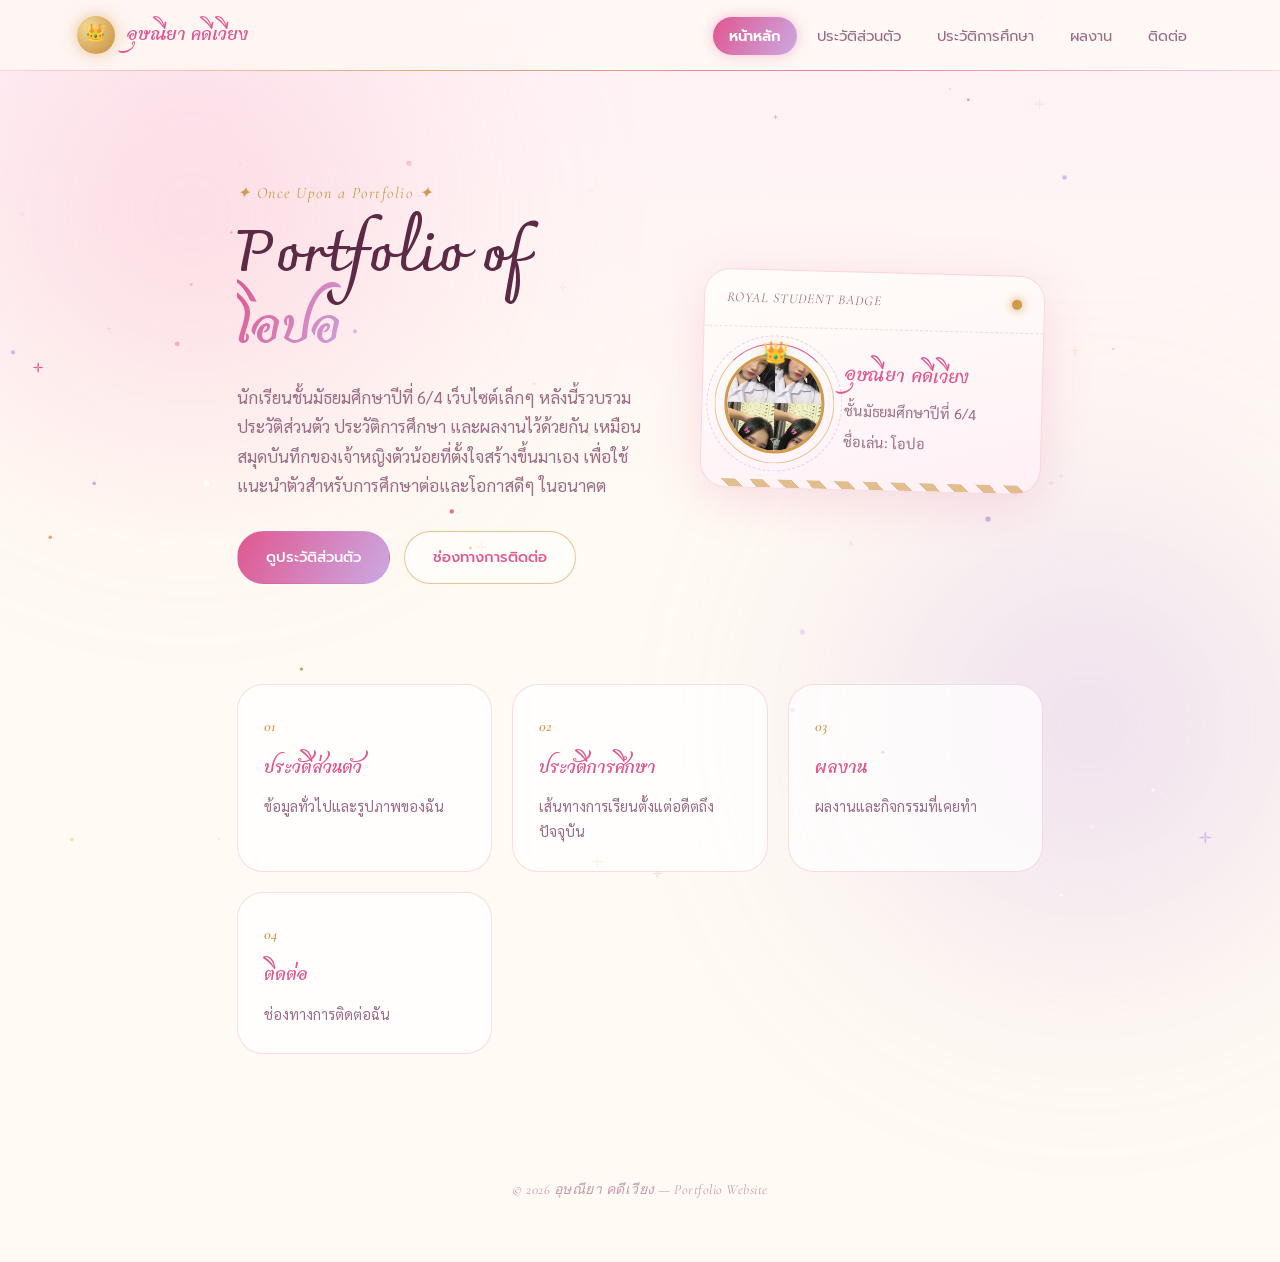
<file: index.html>
<!DOCTYPE html>
<html lang="th">
<head>
<meta charset="UTF-8">
<meta name="viewport" content="width=device-width, initial-scale=1.0">
<title>Portfolio ของ อุษณียา คดีเวียง</title>
<link rel="stylesheet" href="style.css">
</head>
<body>

<canvas id="sparkles"></canvas>

<nav class="topnav">
  <div class="brand">
    <span class="brand-badge">&#128081;</span>
    อุษณียา คดีเวียง
  </div>
  <button class="nav-toggle" aria-label="เปิดเมนู">&#9776;</button>
  <ul class="navlinks">
    <li><a href="index.html" aria-current="page">หน้าหลัก</a></li>
    <li><a href="personal.html">ประวัติส่วนตัว</a></li>
    <li><a href="education.html">ประวัติการศึกษา</a></li>
    <li><a href="activities.html">ผลงาน</a></li>
    <li><a href="contact.html">ติดต่อ</a></li>
  </ul>
</nav>

<main>
  <section class="hero">
    <div>
      <span class="kicker">&#10022; Once Upon a Portfolio &#10022;</span>
      <h1>Portfolio of <br><span class="accent">โอปอ</span></h1>
      <!-- แก้ระดับชั้น/รายละเอียดแนะนำตัวตรงนี้ -->
      <p class="lede">นักเรียนชั้นมัธยมศึกษาปีที่ 6/4 เว็บไซต์เล็กๆ หลังนี้รวบรวมประวัติส่วนตัว ประวัติการศึกษา และผลงานไว้ด้วยกัน เหมือนสมุดบันทึกของเจ้าหญิงตัวน้อยที่ตั้งใจสร้างขึ้นมาเอง เพื่อใช้แนะนำตัวสำหรับการศึกษาต่อและโอกาสดีๆ ในอนาคต</p>
      <div class="hero-cta">
        <a href="personal.html" class="btn btn-solid">ดูประวัติส่วนตัว</a>
        <a href="contact.html" class="btn btn-ghost">ช่องทางการติดต่อ</a>
      </div>
    </div>

    <div class="id-card">
      <div class="id-card-top">
        <span class="school">ROYAL STUDENT BADGE</span>
        <span class="gold-dot"></span>
      </div>
      <div class="id-card-body">
        <div class="id-photo">
          <span class="crown">&#128081;</span>
          <span class="ring"></span>
          <span class="ring2"></span>
          <span class="core">
           <img src="images/2.jpeg" alt="Screenshot" width="100">
          </span>
        </div>
        <div class="id-info">
          <div class="name">อุษณียา คดีเวียง</div>
          <div class="role">ชั้นมัธยมศึกษาปีที่ 6/4</div>
          <div class="role">ชื่อเล่น: โอปอ</div>
        </div>
      </div>
      <div class="id-card-strip"></div>
    </div>
  </section>

  <section>
    <div class="grid-links">
      <a class="link-card" href="personal.html">
        <span class="num">01</span>
        <h3>ประวัติส่วนตัว</h3>
        <p>ข้อมูลทั่วไปและรูปภาพของฉัน</p>
      </a>
      <a class="link-card" href="education.html">
        <span class="num">02</span>
        <h3>ประวัติการศึกษา</h3>
        <p>เส้นทางการเรียนตั้งแต่อดีตถึงปัจจุบัน</p>
      </a>
      <a class="link-card" href="activities.html">
        <span class="num">03</span>
        <h3>ผลงาน</h3>
        <p>ผลงานและกิจกรรมที่เคยทำ</p>
      </a>
      <a class="link-card" href="contact.html">
        <span class="num">04</span>
        <h3>ติดต่อ</h3>
        <p>ช่องทางการติดต่อฉัน</p>
      </a>
    </div>
  </section>
</main>

<footer>&copy; 2026 อุษณียา คดีเวียง — Portfolio Website</footer>

<script src="sparkles.js"></script>
<script src="script.js"></script>
</body>
</html>
</file>
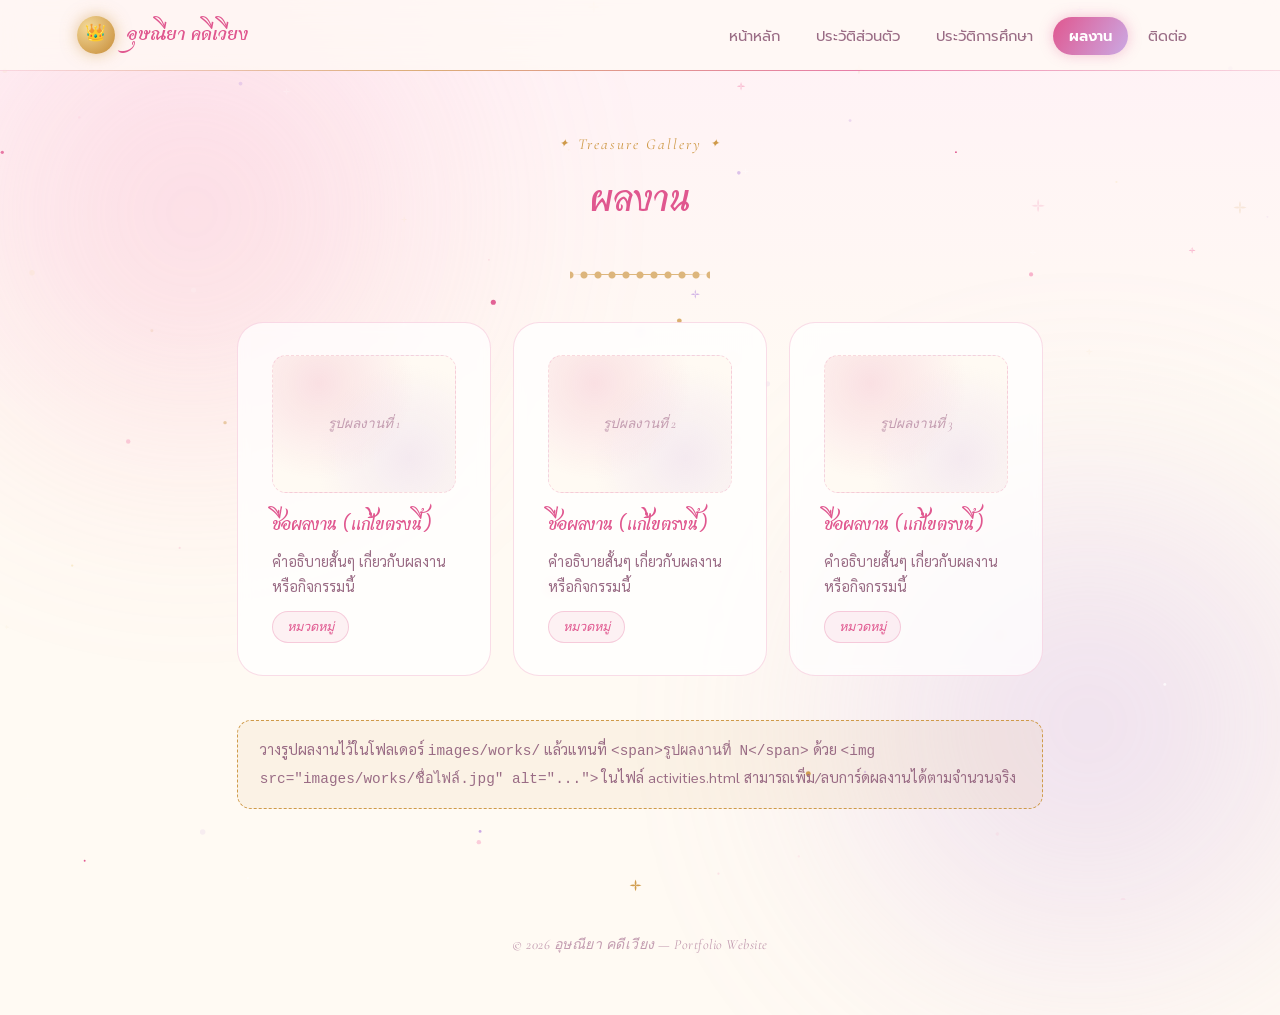
<file: activities.html>
<!DOCTYPE html>
<html lang="th">
<head>
<meta charset="UTF-8">
<meta name="viewport" content="width=device-width, initial-scale=1.0">
<title>ผลงาน | อุษณียา คดีเวียง</title>
<link rel="stylesheet" href="style.css">
</head>
<body>

<canvas id="sparkles"></canvas>

<nav class="topnav">
  <div class="brand">
    <span class="brand-badge">&#128081;</span>
    อุษณียา คดีเวียง
  </div>
  <button class="nav-toggle" aria-label="เปิดเมนู">&#9776;</button>
  <ul class="navlinks">
    <li><a href="index.html">หน้าหลัก</a></li>
    <li><a href="personal.html">ประวัติส่วนตัว</a></li>
    <li><a href="education.html">ประวัติการศึกษา</a></li>
    <li><a href="activities.html" aria-current="page">ผลงาน</a></li>
    <li><a href="contact.html">ติดต่อ</a></li>
  </ul>
</nav>

<main>
  <header class="page-header">
    <span class="eyebrow">Treasure Gallery</span>
    <h1>ผลงาน</h1>
  </header>
  <div class="flourish"></div>

  <div class="work-grid">
    <!-- คัดลอกบล็อก .work-card ทั้งก้อนเพื่อเพิ่มผลงานใหม่ -->
    <div class="card work-card">
      <div class="thumb">
        <!-- เปลี่ยนเป็น <img src="images/works/ชื่อไฟล์.jpg" alt="..."> เมื่อมีรูปผลงาน -->
        <span>รูปผลงานที่ 1</span>
      </div>
      <h3>ชื่อผลงาน (แก้ไขตรงนี้)</h3>
      <p>คำอธิบายสั้นๆ เกี่ยวกับผลงานหรือกิจกรรมนี้</p>
      <span class="tag">หมวดหมู่</span>
    </div>

    <div class="card work-card">
      <div class="thumb">
        <span>รูปผลงานที่ 2</span>
      </div>
      <h3>ชื่อผลงาน (แก้ไขตรงนี้)</h3>
      <p>คำอธิบายสั้นๆ เกี่ยวกับผลงานหรือกิจกรรมนี้</p>
      <span class="tag">หมวดหมู่</span>
    </div>

    <div class="card work-card">
      <div class="thumb">
        <span>รูปผลงานที่ 3</span>
      </div>
      <h3>ชื่อผลงาน (แก้ไขตรงนี้)</h3>
      <p>คำอธิบายสั้นๆ เกี่ยวกับผลงานหรือกิจกรรมนี้</p>
      <span class="tag">หมวดหมู่</span>
    </div>
  </div>

  <div class="note" style="margin-top:22px;">
    วางรูปผลงานไว้ในโฟลเดอร์ <code>images/works/</code> แล้วแทนที่ <code>&lt;span&gt;รูปผลงานที่ N&lt;/span&gt;</code> ด้วย <code>&lt;img src="images/works/ชื่อไฟล์.jpg" alt="..."&gt;</code> ในไฟล์ activities.html สามารถเพิ่ม/ลบการ์ดผลงานได้ตามจำนวนจริง
  </div>
</main>

<footer>&copy; 2026 อุษณียา คดีเวียง — Portfolio Website</footer>

<script src="sparkles.js"></script>
<script src="script.js"></script>
</body>
</html>
</file>
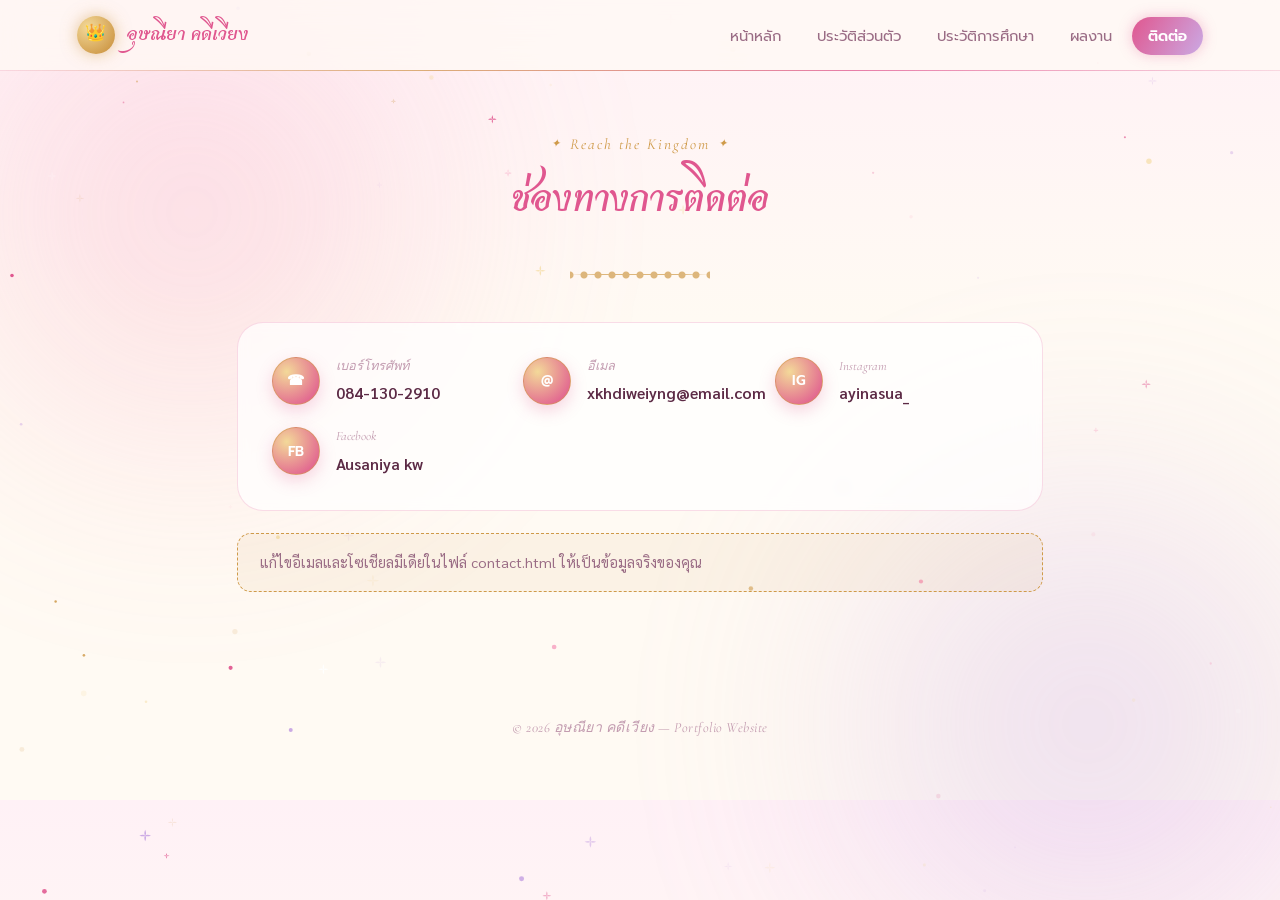
<file: contact.html>
<!DOCTYPE html>
<html lang="th">
<head>
<meta charset="UTF-8">
<meta name="viewport" content="width=device-width, initial-scale=1.0">
<title>ช่องทางการติดต่อ | อุษณียา คดีเวียง</title>
<link rel="stylesheet" href="style.css">
</head>
<body>

<canvas id="sparkles"></canvas>

<nav class="topnav">
  <div class="brand">
    <span class="brand-badge">&#128081;</span>
    อุษณียา คดีเวียง
  </div>
  <button class="nav-toggle" aria-label="เปิดเมนู">&#9776;</button>
  <ul class="navlinks">
    <li><a href="index.html">หน้าหลัก</a></li>
    <li><a href="personal.html">ประวัติส่วนตัว</a></li>
    <li><a href="education.html">ประวัติการศึกษา</a></li>
    <li><a href="activities.html">ผลงาน</a></li>
    <li><a href="contact.html" aria-current="page">ติดต่อ</a></li>
  </ul>
</nav>

<main>
  <header class="page-header">
    <span class="eyebrow">Reach the Kingdom</span>
    <h1>ช่องทางการติดต่อ</h1>
  </header>
  <div class="flourish"></div>

  <div class="card">
    <div class="contact-grid">
      <div class="contact-item">
        <div class="contact-icon">&#9742;</div>
        <div>
          <div class="label">เบอร์โทรศัพท์</div>
          <div class="value">084-130-2910</div>
        </div>
      </div>

      <div class="contact-item">
        <div class="contact-icon">@</div>
        <div>
          <div class="label">อีเมล</div>
          <!-- แก้เป็นอีเมลจริงของคุณ -->
          <div class="value">xkhdiweiyng@email.com</div>
        </div>
      </div>

      <div class="contact-item">
        <div class="contact-icon">IG</div>
        <div>
          <div class="label">Instagram</div>
          <!-- แก้เป็นชื่อบัญชีจริงของคุณ -->
          <div class="value">ayinasua_</div>
        </div>
      </div>

      <div class="contact-item">
        <div class="contact-icon">FB</div>
        <div>
          <div class="label">Facebook</div>
          <!-- แก้เป็นชื่อบัญชีจริงของคุณ -->
          <div class="value">Ausaniya kw</div>
        </div>
      </div>
    </div>
  </div>

  <div class="note">
    แก้ไขอีเมลและโซเชียลมีเดียในไฟล์ contact.html ให้เป็นข้อมูลจริงของคุณ
  </div>
</main>

<footer>&copy; 2026 อุษณียา คดีเวียง — Portfolio Website</footer>

<script src="sparkles.js"></script>
<script src="script.js"></script>
</body>
</html>
</file>
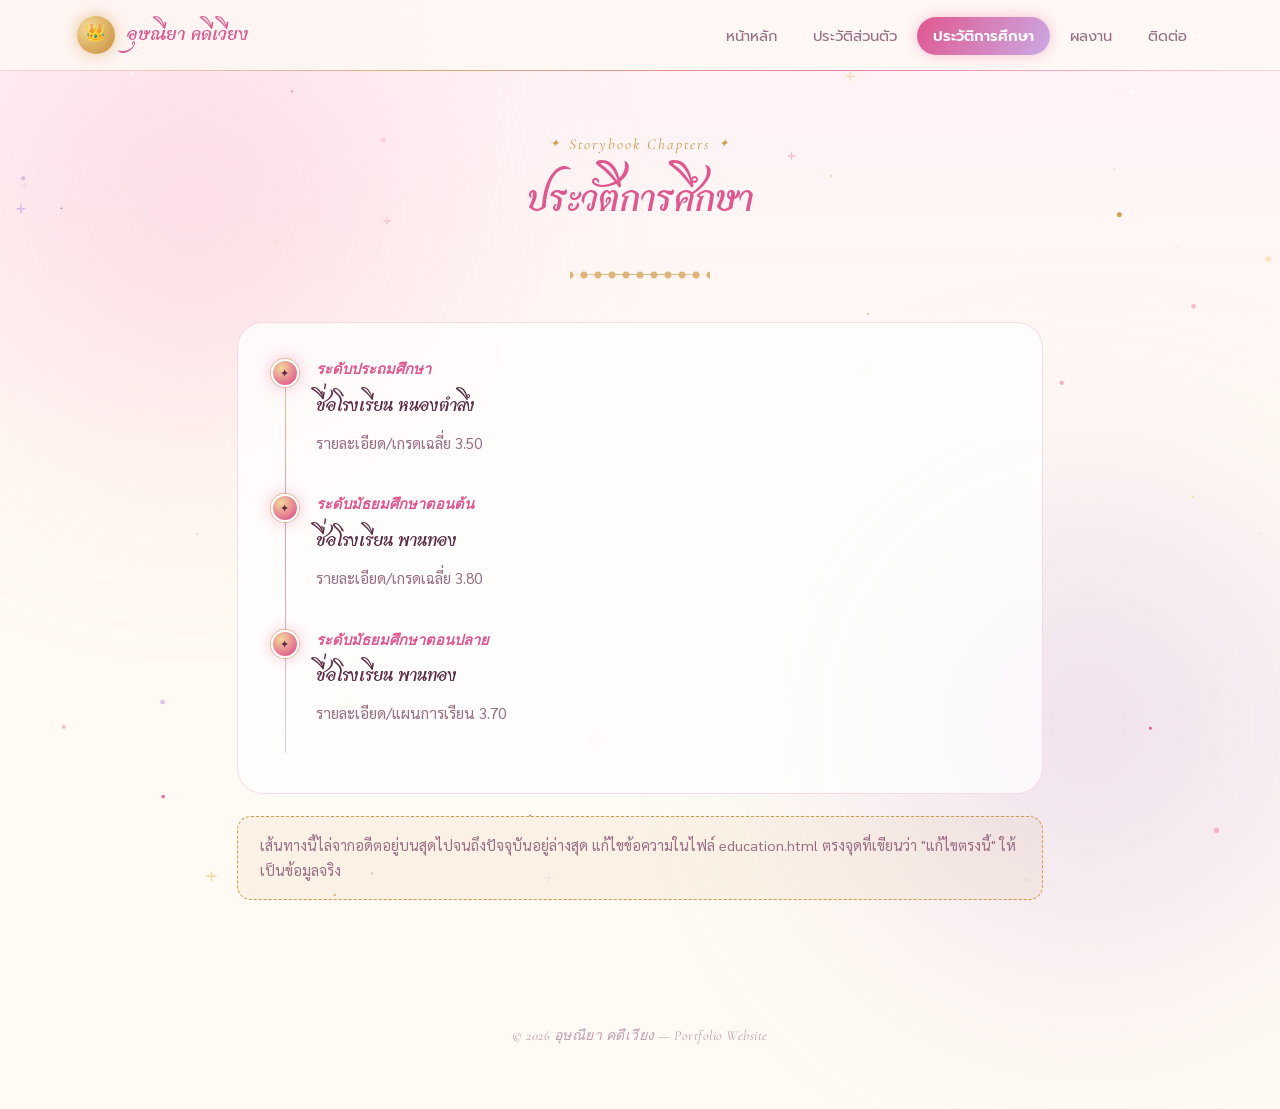
<file: education.html>
<!DOCTYPE html>
<html lang="th">
<head>
<meta charset="UTF-8">
<meta name="viewport" content="width=device-width, initial-scale=1.0">
<title>ประวัติการศึกษา | อุษณียา คดีเวียง</title>
<link rel="stylesheet" href="style.css">
</head>
<body>

<canvas id="sparkles"></canvas>

<nav class="topnav">
  <div class="brand">
    <span class="brand-badge">&#128081;</span>
    อุษณียา คดีเวียง
  </div>
  <button class="nav-toggle" aria-label="เปิดเมนู">&#9776;</button>
  <ul class="navlinks">
    <li><a href="index.html">หน้าหลัก</a></li>
    <li><a href="personal.html">ประวัติส่วนตัว</a></li>
    <li><a href="education.html" aria-current="page">ประวัติการศึกษา</a></li>
    <li><a href="activities.html">ผลงาน</a></li>
    <li><a href="contact.html">ติดต่อ</a></li>
  </ul>
</nav>

<main>
  <header class="page-header">
    <span class="eyebrow">Storybook Chapters</span>
    <h1>ประวัติการศึกษา</h1>
  </header>
  <div class="flourish"></div>

  <div class="card">
    <!-- คัดลอกบล็อก <li> ทั้งก้อนเพื่อเพิ่มระดับการศึกษาใหม่ แก้ปี ชื่อโรงเรียน และรายละเอียดให้ตรงกับของจริง -->
    <ul class="timeline">
      <li>
        <span class="node">&#10022;</span>
        <span class="year">ระดับประถมศึกษา</span>
        <h3>ชื่อโรงเรียน หนองตำลึง</h3>
        <p>รายละเอียด/เกรดเฉลี่ย 3.50</p>
      </li>
      <li>
        <span class="node">&#10022;</span>
        <span class="year">ระดับมัธยมศึกษาตอนต้น</span>
        <h3>ชื่อโรงเรียน พานทอง</h3>
        <p>รายละเอียด/เกรดเฉลี่ย 3.80</p>
      </li>
      <li>
        <span class="node">&#10022;</span>
        <span class="year">ระดับมัธยมศึกษาตอนปลาย</span>
        <h3>ชื่อโรงเรียน พานทอง</h3>
        <p>รายละเอียด/แผนการเรียน 3.70</p>
      </li>
    </ul>
  </div>

  <div class="note" style="margin-top:22px;">
    เส้นทางนี้ไล่จากอดีตอยู่บนสุดไปจนถึงปัจจุบันอยู่ล่างสุด แก้ไขข้อความในไฟล์ education.html ตรงจุดที่เขียนว่า "แก้ไขตรงนี้" ให้เป็นข้อมูลจริง
  </div>
</main>

<footer>&copy; 2026 อุษณียา คดีเวียง — Portfolio Website</footer>

<script src="sparkles.js"></script>
<script src="script.js"></script>
</body>
</html>
</file>
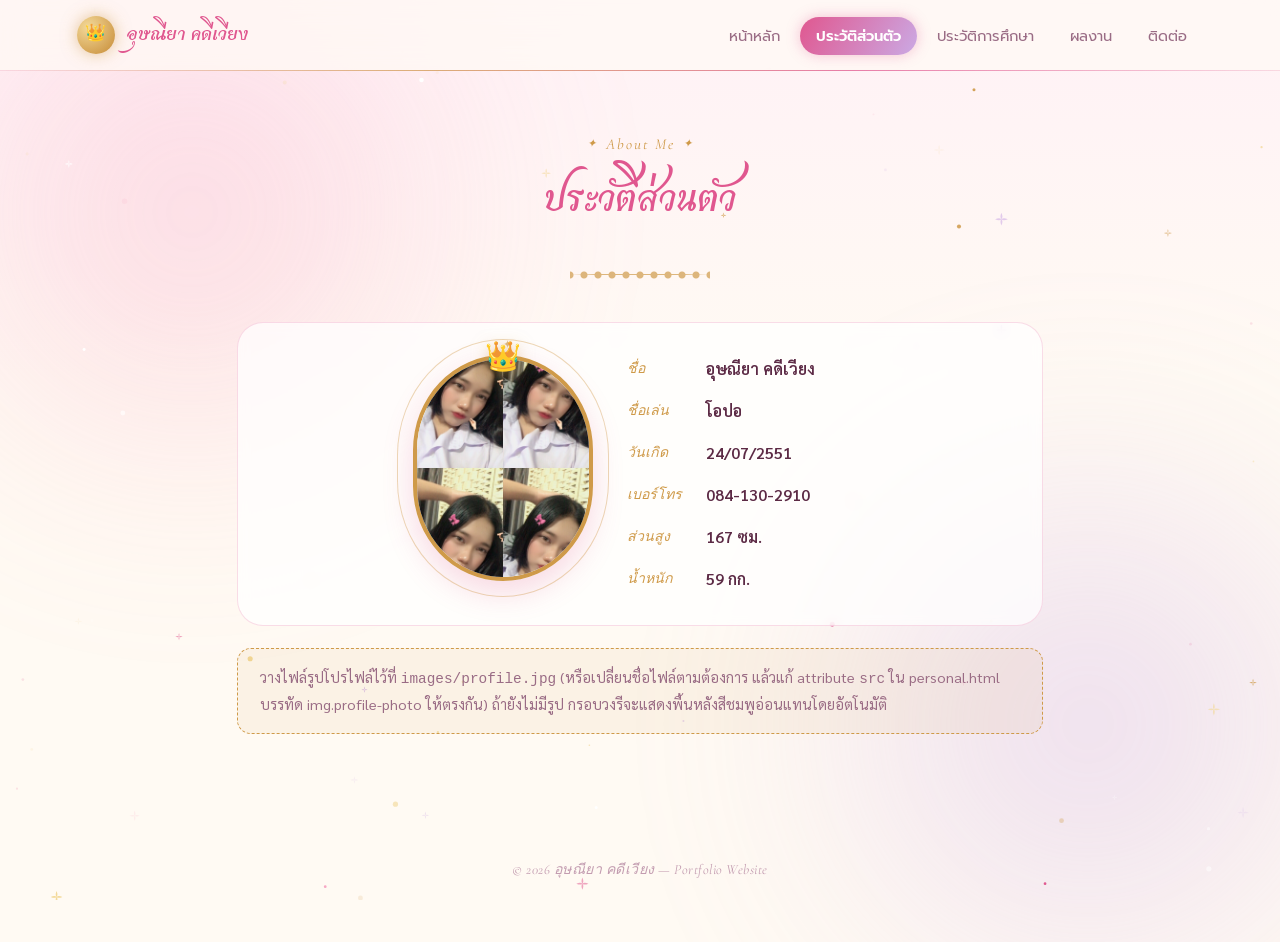
<file: personal.html>
<!DOCTYPE html>
<html lang="th">
<head>
<meta charset="UTF-8">
<meta name="viewport" content="width=device-width, initial-scale=1.0">
<title>ประวัติส่วนตัว | อุษณียา คดีเวียง</title>
<link rel="stylesheet" href="style.css">
</head>
<body>

<canvas id="sparkles"></canvas>

<nav class="topnav">
  <div class="brand">
    <span class="brand-badge">&#128081;</span>
    อุษณียา คดีเวียง
  </div>
  <button class="nav-toggle" aria-label="เปิดเมนู">&#9776;</button>
  <ul class="navlinks">
    <li><a href="index.html">หน้าหลัก</a></li>
    <li><a href="personal.html" aria-current="page">ประวัติส่วนตัว</a></li>
    <li><a href="education.html">ประวัติการศึกษา</a></li>
    <li><a href="activities.html">ผลงาน</a></li>
    <li><a href="contact.html">ติดต่อ</a></li>
  </ul>
</nav>

<main>
  <header class="page-header">
    <span class="eyebrow">About Me</span>
    <h1>ประวัติส่วนตัว</h1>
  </header>
  <div class="flourish"></div>

  <div class="card">
    <div class="profile-block">
      <div class="profile-photo-wrap">
        <span class="crown-icon">&#128081;</span>
        <span class="orbit-ring"></span>
        <!-- รูปโปรไฟล์: วางไฟล์รูปในโฟลเดอร์ images/ แล้วแก้ src ด้านล่างให้ตรงกับชื่อไฟล์ -->
        <img class="profile-photo" src="images/2.jpeg" alt="Screenshot" width="500">
      </div>

      <dl class="info-list">
        <dt>ชื่อ</dt><dd>อุษณียา คดีเวียง</dd>
        <dt>ชื่อเล่น</dt><dd>โอปอ</dd>
        <dt>วันเกิด</dt><dd>24/07/2551</dd>
        <dt>เบอร์โทร</dt><dd>084-130-2910</dd>
        <dt>ส่วนสูง</dt><dd>167 ซม.</dd>
        <dt>น้ำหนัก</dt><dd>59 กก.</dd>
      </dl>
    </div>
  </div>

  <div class="note">
    วางไฟล์รูปโปรไฟล์ไว้ที่ <code>images/profile.jpg</code> (หรือเปลี่ยนชื่อไฟล์ตามต้องการ แล้วแก้ attribute <code>src</code> ใน personal.html บรรทัด img.profile-photo ให้ตรงกัน) ถ้ายังไม่มีรูป กรอบวงรีจะแสดงพื้นหลังสีชมพูอ่อนแทนโดยอัตโนมัติ
  </div>
</main>

<footer>&copy; 2026 อุษณียา คดีเวียง — Portfolio Website</footer>

<script src="sparkles.js"></script>
<script src="script.js"></script>
</body>
</html>
</file>
<file: style.css>
@import url('https://fonts.googleapis.com/css2?family=Charmonman:wght@400;700&family=Cormorant+Garamond:ital,wght@0,500;1,500&family=Prompt:wght@400;500;600&family=Sarabun:wght@300;400;500;600&display=swap');

/* ==========================================================================
   TOKENS
   ========================================================================== */
:root {
  --blush: #fff1f6;
  --cream: #fffaf3;
  --rose: #f7a8c4;
  --rose-deep: #e0578f;
  --gold: #cf9a49;
  --gold-light: #f3d999;
  --lavender: #cba9e4;
  --ink: #5c2a45;
  --ink-soft: #9a6c85;
  --ink-faint: #c39cb0;
  --line: rgba(224, 87, 143, 0.2);
  --line-bright: rgba(207, 154, 73, 0.55);
  --card-bg: rgba(255, 255, 255, 0.72);
  --card-bg-solid: #fffdf9;
  --radius: 26px;
  --radius-sm: 14px;
  --shadow-glow: 0 10px 50px rgba(224, 87, 143, 0.18);
}

* { box-sizing: border-box; }

html { scroll-behavior: smooth; }

body {
  margin: 0;
  background: linear-gradient(180deg, var(--blush), var(--cream) 40%);
  color: var(--ink);
  font-family: 'Sarabun', sans-serif;
  font-weight: 400;
  line-height: 1.75;
  position: relative;
  overflow-x: hidden;
}

/* soft dreamy glow blobs behind everything */
body::before,
body::after {
  content: '';
  position: fixed;
  z-index: -2;
  width: 55vw;
  height: 55vw;
  max-width: 640px;
  max-height: 640px;
  border-radius: 50%;
  filter: blur(110px);
  opacity: 0.45;
  pointer-events: none;
  animation: drift 24s ease-in-out infinite alternate;
}

body::before {
  top: -12%;
  left: -10%;
  background: radial-gradient(circle, var(--rose), transparent 70%);
}

body::after {
  bottom: -16%;
  right: -10%;
  background: radial-gradient(circle, var(--lavender), transparent 70%);
  animation-delay: -12s;
}

@keyframes drift {
  from { transform: translate(0, 0) scale(1); }
  to   { transform: translate(3vw, 4vh) scale(1.1); }
}

#sparkles {
  position: fixed;
  inset: 0;
  z-index: -1;
  display: block;
  pointer-events: none;
}

h1, h2, h3, .display {
  font-family: 'Charmonman', cursive;
  font-weight: 700;
  color: var(--ink);
  margin: 0;
}

a { color: inherit; text-decoration: none; }

::selection { background: var(--rose); color: #fff; }

/* ==========================================================================
   TOP NAV
   ========================================================================== */
.topnav {
  position: sticky;
  top: 0;
  z-index: 50;
  display: flex;
  align-items: center;
  justify-content: space-between;
  padding: 16px 6vw;
  background: rgba(255, 250, 245, 0.75);
  backdrop-filter: blur(14px);
  -webkit-backdrop-filter: blur(14px);
  border-bottom: 1px solid var(--line);
}

.topnav::after {
  content: '';
  position: absolute;
  left: 0; right: 0; bottom: -1px;
  height: 1px;
  background: linear-gradient(90deg, transparent, var(--gold), var(--rose-deep), transparent);
  opacity: 0.7;
}

.brand {
  display: flex;
  align-items: center;
  gap: 12px;
  font-family: 'Charmonman', cursive;
  font-weight: 700;
  font-size: 1.3rem;
  color: var(--rose-deep);
}

.brand-badge {
  width: 38px;
  height: 38px;
  border-radius: 50%;
  background: radial-gradient(circle at 30% 30%, var(--gold-light), var(--gold) 80%);
  color: #fff;
  display: flex;
  align-items: center;
  justify-content: center;
  font-size: 1.05rem;
  box-shadow: 0 0 16px rgba(207, 154, 73, 0.55);
}

.navlinks {
  display: flex;
  gap: 4px;
  list-style: none;
  margin: 0;
  padding: 0;
}

.navlinks a {
  padding: 8px 16px;
  border-radius: 999px;
  font-size: 0.92rem;
  font-family: 'Prompt', sans-serif;
  color: var(--ink-soft);
  transition: color 0.2s, background 0.2s;
  white-space: nowrap;
}

.navlinks a:hover { color: var(--rose-deep); background: rgba(224, 87, 143, 0.08); }

.navlinks a[aria-current="page"] {
  color: #fff;
  background: linear-gradient(120deg, var(--rose-deep), var(--lavender));
  font-weight: 600;
  box-shadow: 0 0 14px rgba(224, 87, 143, 0.35);
}

.nav-toggle {
  display: none;
  background: none;
  border: none;
  color: var(--rose-deep);
  font-size: 1.5rem;
  cursor: pointer;
}

@media (max-width: 720px) {
  .nav-toggle { display: block; }
  .navlinks {
    position: absolute;
    top: 100%;
    left: 0;
    right: 0;
    flex-direction: column;
    background: rgba(255, 250, 245, 0.98);
    backdrop-filter: blur(14px);
    padding: 10px 6vw 18px;
    display: none;
    gap: 4px;
    border-bottom: 1px solid var(--line);
  }
  .navlinks.open { display: flex; }
  .navlinks a { padding: 12px 14px; border-radius: 8px; }
}

/* ==========================================================================
   PAGE SHELL
   ========================================================================== */
main {
  max-width: 960px;
  margin: 0 auto;
  padding: 56px 6vw 90px;
  position: relative;
}

.page-header {
  margin-bottom: 20px;
  padding-bottom: 6px;
  position: relative;
  text-align: center;
}

.eyebrow {
  font-family: 'Cormorant Garamond', serif;
  font-style: italic;
  font-size: 0.95rem;
  letter-spacing: 2px;
  color: var(--gold);
  margin-bottom: 8px;
  display: inline-flex;
  align-items: center;
  gap: 8px;
}

.eyebrow::before,
.eyebrow::after {
  content: '\2726';
  color: var(--gold);
  font-size: 0.7rem;
}

.page-header h1 {
  font-size: 2.6rem;
  color: var(--rose-deep);
}

.flourish {
  width: 140px;
  height: 22px;
  margin: 14px auto 36px;
  background: radial-gradient(circle, var(--gold) 0 3px, transparent 4px) center / 14px 100% repeat-x,
              linear-gradient(90deg, transparent, var(--gold) 20%, var(--gold) 80%, transparent);
  background-size: 14px 100%, 100% 1px;
  background-position: center, center;
  background-repeat: repeat-x, no-repeat;
  opacity: 0.7;
}

/* ==========================================================================
   HERO (index) — royal welcome
   ========================================================================== */
.hero {
  display: grid;
  grid-template-columns: 1.1fr 0.9fr;
  gap: 48px;
  align-items: center;
  padding: 52px 0 56px;
}

@media (max-width: 780px) {
  .hero { grid-template-columns: 1fr; padding-top: 30px; text-align: center; }
  .hero-cta { justify-content: center; }
}

.hero .kicker {
  font-family: 'Cormorant Garamond', serif;
  font-style: italic;
  font-size: 1rem;
  letter-spacing: 1.5px;
  color: var(--gold);
  display: block;
  margin-bottom: 14px;
}

.hero h1 {
  font-size: clamp(2.4rem, 6vw, 3.6rem);
  line-height: 1.25;
}

.hero .accent {
  background: linear-gradient(120deg, var(--rose-deep), var(--lavender));
  -webkit-background-clip: text;
  background-clip: text;
  color: transparent;
}

.hero p.lede {
  color: var(--ink-soft);
  font-size: 1.05rem;
  margin-top: 18px;
  max-width: 48ch;
  font-family: 'Sarabun', sans-serif;
}

@media (max-width: 780px) { .hero p.lede { margin-inline: auto; } }

.hero-cta {
  margin-top: 30px;
  display: flex;
  gap: 14px;
  flex-wrap: wrap;
}

.btn {
  font-family: 'Prompt', sans-serif;
  font-size: 0.92rem;
  font-weight: 500;
  padding: 13px 28px;
  border-radius: 999px;
  border: 1px solid var(--line-bright);
  transition: transform 0.2s, box-shadow 0.2s, background 0.2s, color 0.2s;
  display: inline-block;
}

.btn-solid {
  background: linear-gradient(120deg, var(--rose-deep), var(--lavender));
  color: #fff;
  border-color: transparent;
}
.btn-solid:hover { transform: translateY(-3px); box-shadow: 0 14px 30px rgba(224, 87, 143, 0.35); }

.btn-ghost { color: var(--rose-deep); background: rgba(255,255,255,0.5); }
.btn-ghost:hover {
  background: rgba(207, 154, 73, 0.1);
  border-color: var(--gold);
  transform: translateY(-3px);
}

/* ---- Royal badge (ID card) ---- */
.id-card {
  background: linear-gradient(165deg, #fffdf9, #fff0f6);
  border-radius: var(--radius);
  border: 1px solid var(--line);
  box-shadow: var(--shadow-glow);
  overflow: hidden;
  position: relative;
  transform: rotate(1.5deg);
  transition: transform 0.35s ease;
}
.id-card:hover { transform: rotate(0deg); }

.id-card-top {
  padding: 16px 22px;
  display: flex;
  align-items: center;
  justify-content: space-between;
  border-bottom: 1px dashed var(--line);
}

.id-card-top .school {
  font-family: 'Cormorant Garamond', serif;
  font-style: italic;
  font-size: 0.85rem;
  letter-spacing: 1px;
  color: var(--ink-soft);
}

.gold-dot {
  width: 10px; height: 10px; border-radius: 50%;
  background: var(--gold);
  box-shadow: 0 0 10px var(--gold);
  animation: pulse-dot 2.4s ease-in-out infinite;
}

@keyframes pulse-dot {
  0%, 100% { opacity: 1; transform: scale(1); }
  50% { opacity: 0.5; transform: scale(0.75); }
}

.id-card-body {
  display: flex;
  gap: 20px;
  padding: 26px 22px;
  align-items: center;
}

/* sparkle ring / tiara device around the id photo */
.id-photo {
  position: relative;
  width: 100px;
  height: 100px;
  border-radius: 50%;
  flex-shrink: 0;
  display: flex;
  align-items: center;
  justify-content: center;
}

.id-photo .crown {
  position: absolute;
  top: -20px;
  left: 50%;
  transform: translateX(-50%);
  font-size: 1.3rem;
  filter: drop-shadow(0 2px 6px rgba(207,154,73,0.5));
  z-index: 2;
}

.id-photo .ring {
  position: absolute;
  inset: -10px;
  border-radius: 50%;
  border: 1px solid var(--line-bright);
  border-top-color: var(--rose-deep);
  animation: spin 10s linear infinite;
}

.id-photo .ring2 {
  position: absolute;
  inset: -18px;
  border-radius: 50%;
  border: 1px dashed rgba(203, 169, 228, 0.5);
  animation: spin-rev 17s linear infinite;
}

@keyframes spin { to { transform: rotate(360deg); } }
@keyframes spin-rev { to { transform: rotate(-360deg); } }

.id-photo .core {
  width: 100%;
  height: 100%;
  border-radius: 50%;
  overflow: hidden;
  background: radial-gradient(circle at 35% 30%, #ffe3ef, var(--cream) 75%);
  border: 3px solid var(--gold);
  display: flex;
  align-items: center;
  justify-content: center;
  font-family: 'Cormorant Garamond', serif;
  font-style: italic;
  color: var(--ink-faint);
  font-size: 0.72rem;
  text-align: center;
}

.id-photo .core img { width: 100%; height: 100%; object-fit: cover; }

.id-info .name { font-family: 'Charmonman', cursive; font-weight: 700; font-size: 1.35rem; color: var(--rose-deep); }
.id-info .role { color: var(--ink-soft); font-size: 0.9rem; margin-top: 5px; font-family: 'Sarabun', sans-serif; }

.id-card-strip {
  height: 8px;
  background: repeating-linear-gradient(45deg, var(--gold), var(--gold) 10px, transparent 10px, transparent 20px);
  opacity: 0.6;
}

/* ==========================================================================
   NAV LINK CARDS (index quick links)
   ========================================================================== */
.grid-links {
  display: grid;
  grid-template-columns: repeat(auto-fit, minmax(200px, 1fr));
  gap: 20px;
  margin-top: 44px;
}

.link-card {
  background: var(--card-bg);
  border: 1px solid var(--line);
  border-radius: var(--radius);
  padding: 26px;
  position: relative;
  overflow: hidden;
  transition: transform 0.25s, border-color 0.25s, box-shadow 0.25s;
}

.link-card::before {
  content: '';
  position: absolute;
  inset: 0;
  background: radial-gradient(180px circle at var(--mx, 50%) var(--my, 0%), rgba(224, 87, 143, 0.14), transparent 70%);
  opacity: 0;
  transition: opacity 0.3s;
}

.link-card:hover::before { opacity: 1; }

.link-card:hover {
  transform: translateY(-6px);
  border-color: var(--line-bright);
  box-shadow: 0 18px 36px rgba(224, 87, 143, 0.18);
}

.link-card .num {
  font-family: 'Cormorant Garamond', serif;
  font-style: italic;
  color: var(--gold);
  font-weight: 600;
  font-size: 0.95rem;
}

.link-card h3 { margin-top: 10px; font-size: 1.3rem; color: var(--rose-deep); }
.link-card p { color: var(--ink-soft); font-size: 0.9rem; margin: 8px 0 0; font-family: 'Sarabun', sans-serif; }

/* ==========================================================================
   GENERIC CARD
   ========================================================================== */
.card {
  background: var(--card-bg);
  border: 1px solid var(--line);
  border-radius: var(--radius);
  padding: 32px 34px;
  margin-bottom: 22px;
  backdrop-filter: blur(6px);
}

/* ==========================================================================
   PROFILE (personal.html) — oval portrait frame
   ========================================================================== */
.profile-block {
  display: flex;
  gap: 34px;
  align-items: flex-start;
  flex-wrap: wrap;
  justify-content: center;
}

.profile-photo-wrap {
  position: relative;
  width: 180px;
  height: 226px;
  flex-shrink: 0;
}

.profile-photo-wrap .crown-icon {
  position: absolute;
  top: -26px;
  left: 50%;
  transform: translateX(-50%);
  font-size: 1.8rem;
  z-index: 2;
  filter: drop-shadow(0 3px 8px rgba(207,154,73,0.5));
}

.profile-photo-wrap .orbit-ring {
  position: absolute;
  inset: -16px;
  border-radius: 50% / 45%;
  border: 1px solid var(--line-bright);
  opacity: 0.7;
}

.profile-photo-wrap .orbit-ring::before {
  content: '\2726';
  position: absolute;
  top: -6px;
  left: 50%;
  color: var(--gold);
  font-size: 0.7rem;
  transform-origin: 0px 118px;
  animation: spin 8s linear infinite;
}

.profile-photo {
  width: 100%;
  height: 100%;
  border-radius: 50% / 42%;
  border: 4px solid var(--gold);
  object-fit: cover;
  background: radial-gradient(circle at 35% 25%, #ffe3ef, var(--cream) 80%);
  display: block;
  box-shadow: 0 12px 30px rgba(224, 87, 143, 0.22);
}

dl.info-list {
  display: grid;
  grid-template-columns: max-content 1fr;
  gap: 14px 24px;
  margin: 0;
  min-width: 240px;
  align-content: center;
}
dl.info-list dt {
  font-family: 'Cormorant Garamond', serif;
  font-style: italic;
  color: var(--gold);
  font-size: 0.88rem;
  padding-top: 2px;
}
dl.info-list dd {
  margin: 0;
  font-weight: 600;
  color: var(--ink);
}

/* ==========================================================================
   TIMELINE — storybook chapters (education.html)
   ========================================================================== */
.timeline {
  list-style: none;
  margin: 0;
  padding: 0;
  position: relative;
}

.timeline::before {
  content: '';
  position: absolute;
  left: 13px;
  top: 8px;
  bottom: 8px;
  width: 1px;
  background: linear-gradient(180deg, var(--gold), var(--rose-deep) 50%, var(--lavender));
  opacity: 0.6;
}

.timeline li {
  position: relative;
  padding: 2px 0 34px 44px;
}

.timeline li .node {
  position: absolute;
  left: -1px;
  top: 4px;
  width: 28px;
  height: 28px;
  border-radius: 50%;
  background: radial-gradient(circle at 35% 30%, var(--gold-light), var(--rose-deep) 85%);
  border: 2px solid #fff;
  box-shadow: 0 0 0 1px var(--line-bright), 0 0 16px rgba(224, 87, 143, 0.4);
  display: flex;
  align-items: center;
  justify-content: center;
  font-size: 0.7rem;
}

.timeline .year {
  font-family: 'Cormorant Garamond', serif;
  font-style: italic;
  color: var(--rose-deep);
  font-weight: 600;
  font-size: 0.92rem;
  display: block;
}

.timeline h3 { margin-top: 6px; font-size: 1.25rem; color: var(--ink); }
.timeline p { color: var(--ink-soft); margin: 6px 0 0; font-size: 0.95rem; font-family: 'Sarabun', sans-serif; }

/* ==========================================================================
   WORKS / ACTIVITIES GRID
   ========================================================================== */
.work-grid {
  display: grid;
  grid-template-columns: repeat(auto-fit, minmax(240px, 1fr));
  gap: 22px;
}

.work-card {
  transition: transform 0.25s, box-shadow 0.25s;
}
.work-card:hover { transform: translateY(-6px); box-shadow: 0 18px 36px rgba(224,87,143,0.2); }

.work-card .thumb {
  width: 100%;
  aspect-ratio: 4 / 3;
  border-radius: var(--radius-sm);
  background:
    radial-gradient(circle at 25% 20%, rgba(224,87,143,0.16), transparent 55%),
    radial-gradient(circle at 75% 75%, rgba(203,169,228,0.2), transparent 55%),
    var(--cream);
  border: 1px dashed var(--line);
  display: flex;
  align-items: center;
  justify-content: center;
  color: var(--ink-faint);
  font-family: 'Cormorant Garamond', serif;
  font-style: italic;
  font-size: 0.85rem;
  overflow: hidden;
  margin-bottom: 16px;
}
.work-card .thumb img { width: 100%; height: 100%; object-fit: cover; }
.work-card h3 { font-size: 1.2rem; color: var(--rose-deep); }
.work-card p { color: var(--ink-soft); font-size: 0.9rem; margin: 6px 0 0; font-family: 'Sarabun', sans-serif; }
.work-card .tag {
  display: inline-block;
  margin-top: 12px;
  font-family: 'Cormorant Garamond', serif;
  font-style: italic;
  font-size: 0.8rem;
  color: var(--rose-deep);
  background: rgba(224, 87, 143, 0.08);
  border: 1px solid rgba(224, 87, 143, 0.25);
  padding: 4px 14px;
  border-radius: 999px;
}

/* ==========================================================================
   CONTACT
   ========================================================================== */
.contact-grid {
  display: grid;
  grid-template-columns: repeat(auto-fit, minmax(220px, 1fr));
  gap: 18px;
}

.contact-item {
  display: flex;
  align-items: center;
  gap: 16px;
}

.contact-icon {
  width: 48px;
  height: 48px;
  border-radius: 50%;
  background: radial-gradient(circle at 30% 30%, var(--gold-light), var(--rose-deep) 90%);
  border: 1px solid var(--line-bright);
  color: #fff;
  display: flex;
  align-items: center;
  justify-content: center;
  font-family: 'Prompt', sans-serif;
  font-weight: 600;
  font-size: 0.85rem;
  flex-shrink: 0;
  box-shadow: 0 6px 16px rgba(224,87,143,0.25);
}

.contact-item .label {
  font-size: 0.8rem;
  color: var(--ink-faint);
  font-family: 'Cormorant Garamond', serif;
  font-style: italic;
}
.contact-item .value { font-weight: 600; color: var(--ink); margin-top: 2px; }

.note {
  background: rgba(207, 154, 73, 0.08);
  border: 1px dashed var(--gold);
  border-radius: var(--radius-sm);
  padding: 16px 22px;
  font-size: 0.9rem;
  color: var(--ink-soft);
}

/* ==========================================================================
   SCROLL REVEAL (driven by script.js)
   ========================================================================== */
.reveal {
  opacity: 0;
  transform: translateY(24px);
  transition: opacity 0.7s ease, transform 0.7s ease;
}
.reveal.in-view {
  opacity: 1;
  transform: translateY(0);
}

/* ==========================================================================
   FOOTER
   ========================================================================== */
footer {
  text-align: center;
  padding: 34px 6vw 60px;
  color: var(--ink-faint);
  font-size: 0.88rem;
  font-family: 'Cormorant Garamond', serif;
  font-style: italic;
  letter-spacing: 0.5px;
}

/* ==========================================================================
   ACCESSIBILITY
   ========================================================================== */
@media (prefers-reduced-motion: reduce) {
  * { animation: none !important; transition: none !important; }
  html { scroll-behavior: auto; }
  .reveal { opacity: 1; transform: none; }
}

a:focus-visible, button:focus-visible {
  outline: 2px solid var(--rose-deep);
  outline-offset: 3px;
  border-radius: 4px;
}
</file>
